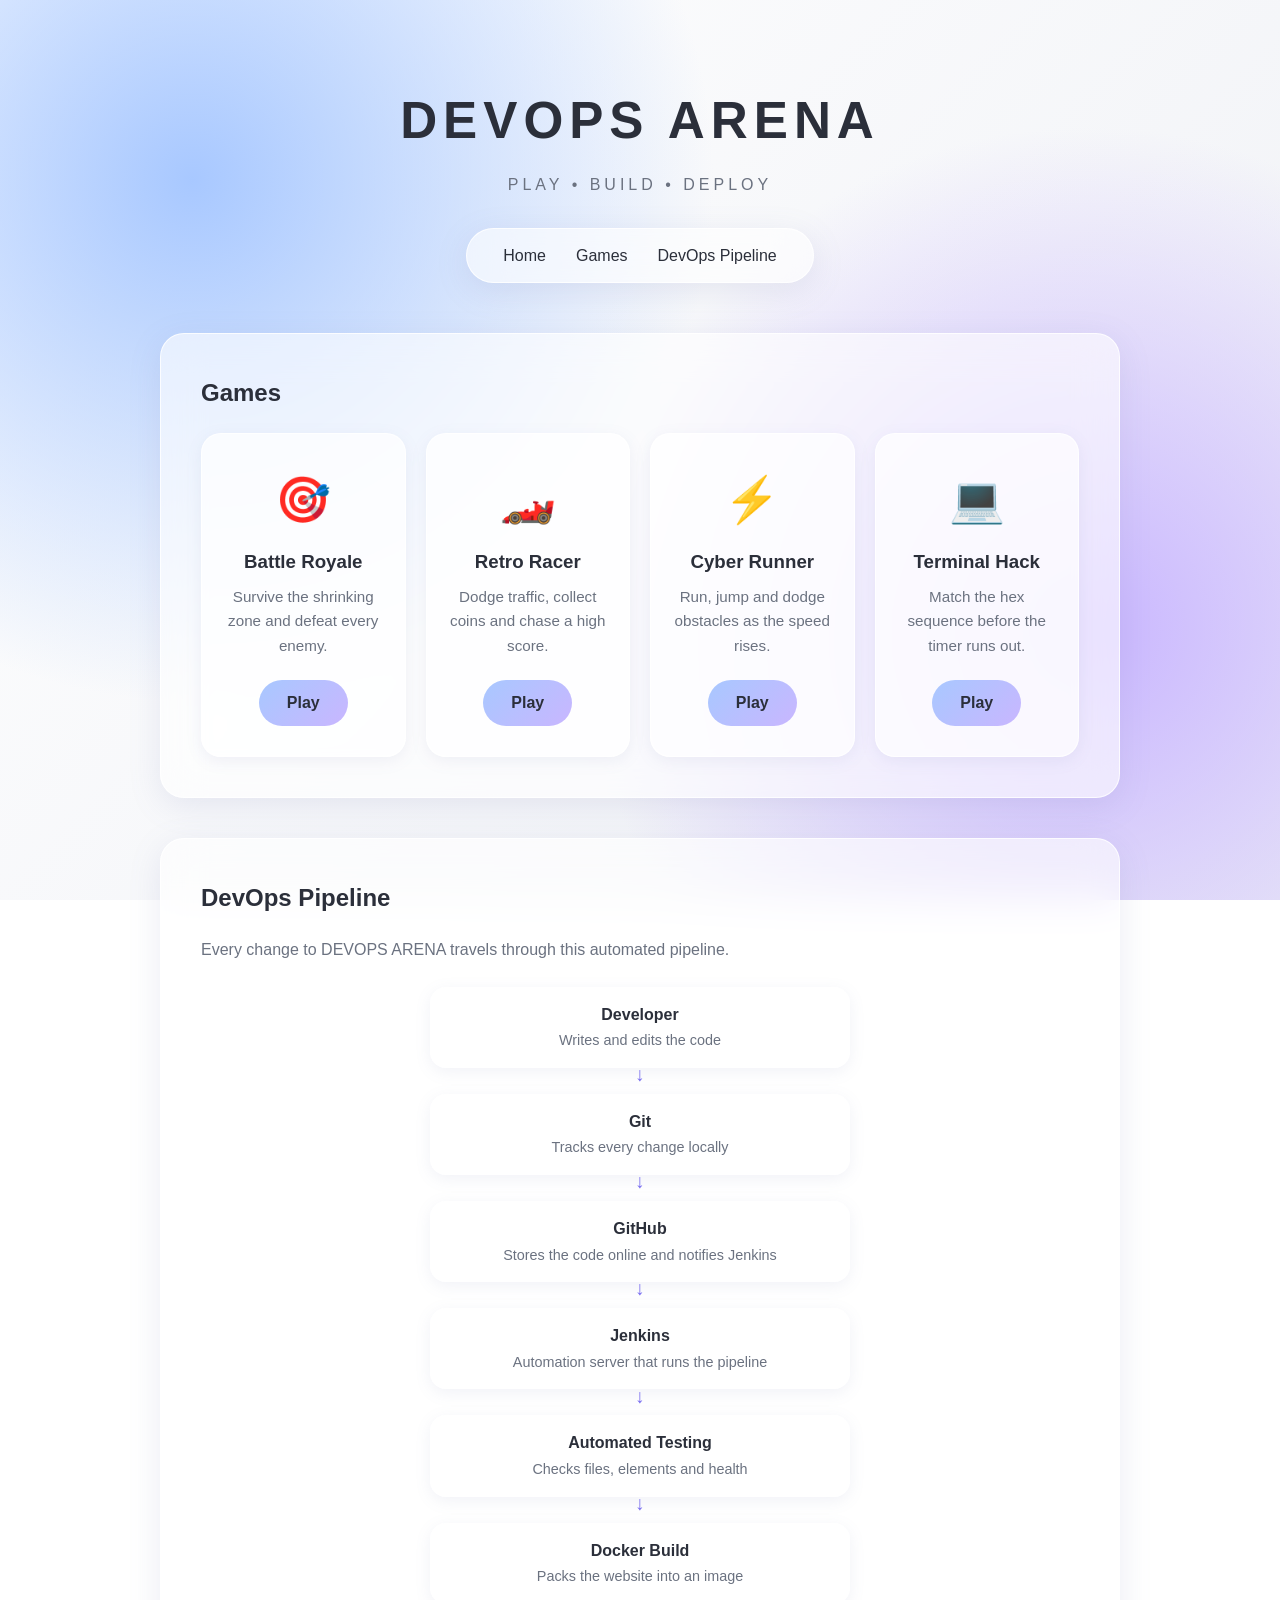
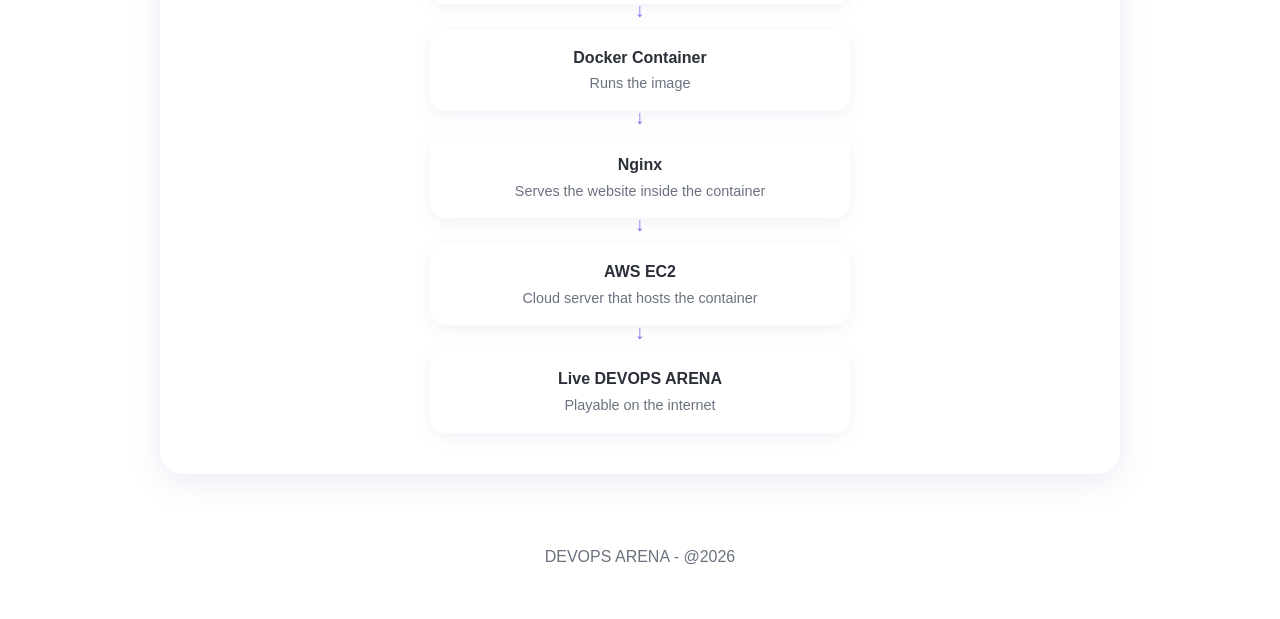
<file: index.html>
<!DOCTYPE html>
<html lang="en">
<head>
    <meta charset="UTF-8">
    <meta name="viewport" content="width=device-width, initial-scale=1.0">
    <link rel="stylesheet" href="css/style.css">
    <title>DEVOPS ARENA</title>
</head>
<body>

    <header id="home">
        <h1>DEVOPS ARENA</h1>
        <p>PLAY • BUILD • DEPLOY</p>
    </header>

    <nav>
        <a href="#home">Home</a>
        <a href="#games">Games</a>
        <a href="#pipeline">DevOps Pipeline</a>
    </nav>

    <main>

        <section id="games">
            <h2>Games</h2>
                <div id="game-list">

                <article class="game-card">
                    <div class="game-icon">🎯</div>
                    <h3>Battle Royale</h3>
                    <p>Survive the shrinking zone and defeat every enemy.</p>
                    <a class="play-btn" href="games/battle-royale.html">Play</a>
                </article>

                <article class="game-card">
                    <div class="game-icon">🏎️</div>
                    <h3>Retro Racer</h3>
                    <p>Dodge traffic, collect coins and chase a high score.</p>
                    <a class="play-btn" href="games/retro-racer.html">Play</a>
                </article>

                <article class="game-card">
                    <div class="game-icon">⚡</div>
                    <h3>Cyber Runner</h3>
                    <p>Run, jump and dodge obstacles as the speed rises.</p>
                   <a class="play-btn" href="games/cyber-runner.html">Play</a>
                </article>
                <article class="game-card">
                    <div class="game-icon">💻</div>
                    <h3>Terminal Hack</h3>
                    <p>Match the hex sequence before the timer runs out.</p>
                    <a class="play-btn" href="games/terminal-hack.html">Play</a>
                </article>

            </div>
        </section>
        <section id="pipeline">
    <h2>DevOps Pipeline</h2>
    <p class="pipe-intro">Every change to DEVOPS ARENA travels through this automated pipeline.</p>
    <ol class="pipeline">
        <li><strong>Developer</strong><span>Writes and edits the code</span></li>
        <li><strong>Git</strong><span>Tracks every change locally</span></li>
        <li><strong>GitHub</strong><span>Stores the code online and notifies Jenkins</span></li>
        <li><strong>Jenkins</strong><span>Automation server that runs the pipeline</span></li>
        <li><strong>Automated Testing</strong><span>Checks files, elements and health</span></li>
        <li><strong>Docker Build</strong><span>Packs the website into an image</span></li>
        <li><strong>Docker Container</strong><span>Runs the image</span></li>
        <li><strong>Nginx</strong><span>Serves the website inside the container</span></li>
        <li><strong>AWS EC2</strong><span>Cloud server that hosts the container</span></li>
        <li><strong>Live DEVOPS ARENA</strong><span>Playable on the internet</span></li>
    </ol>
</section>

    </main>

    <footer>
        <p>DEVOPS ARENA - @2026</p>
    </footer>

</body>
</html>
</file>
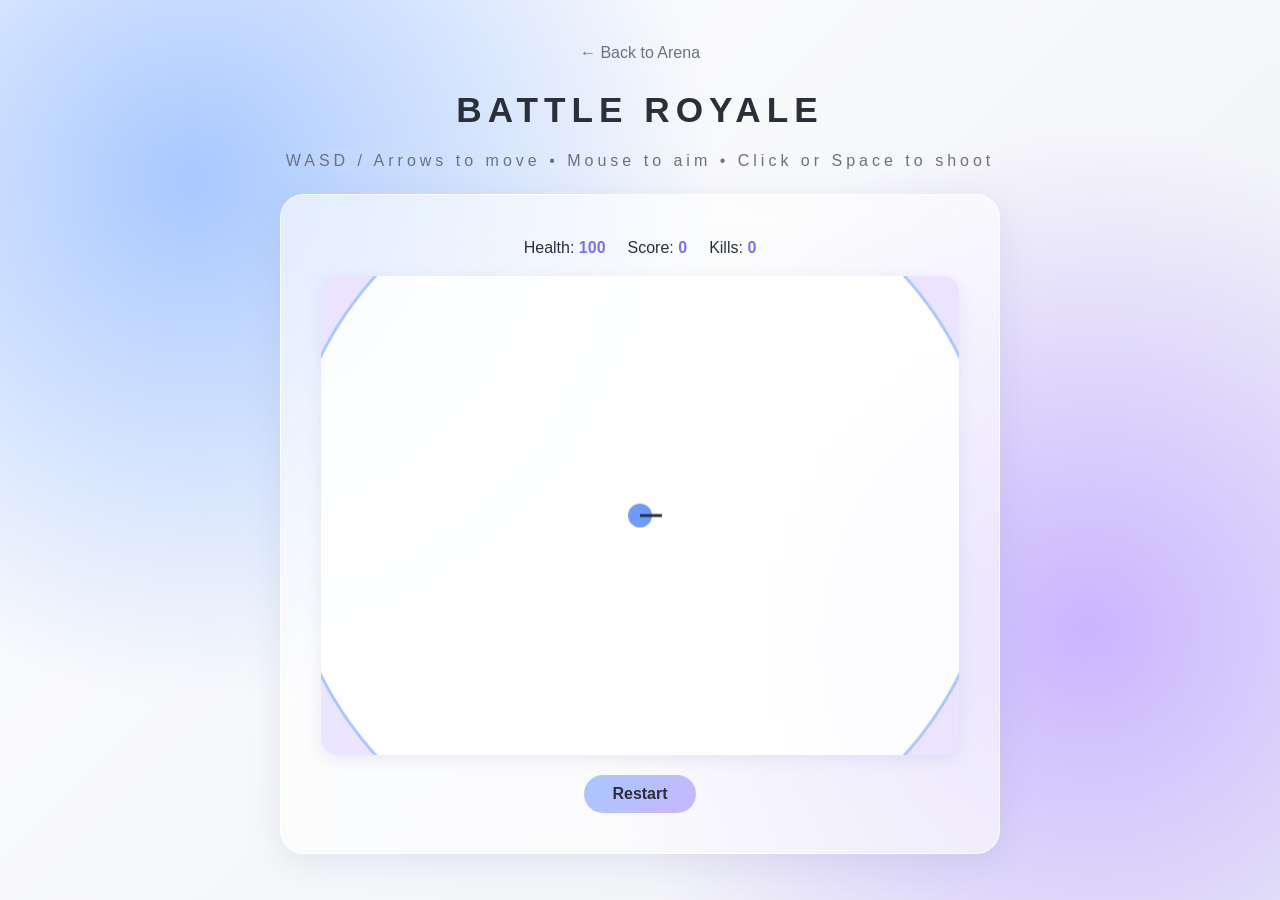
<file: games/battle-royale.html>
<!DOCTYPE html>
<html lang="en">
<head>
    <meta charset="UTF-8">
    <meta name="viewport" content="width=device-width, initial-scale=1.0">
    <title>Battle Royale - DEVOPS ARENA</title>
    <link rel="stylesheet" href="../css/style.css">
    <link rel="stylesheet" href="../css/game.css">
</head>
<body>
    <header class="game-header">
        <a class="back-link" href="../index.html">← Back to Arena</a>
        <h1>BATTLE ROYALE</h1>
        <p>WASD / Arrows to move • Mouse to aim • Click or Space to shoot</p>
    </header>
    <main class="game-main">
        <section class="game-panel">
            <div class="hud">
                <span>Health: <b id="health">100</b></span>
                <span>Score: <b id="score">0</b></span>
                <span>Kills: <b id="kills">0</b></span>
            </div>
            <canvas id="game" width="640" height="480"></canvas>
            <button id="restart" class="play-btn">Restart</button>
        </section>
    </main>
    <script src="../js/battle-royale.js"></script>
</body>
</html>
</file>
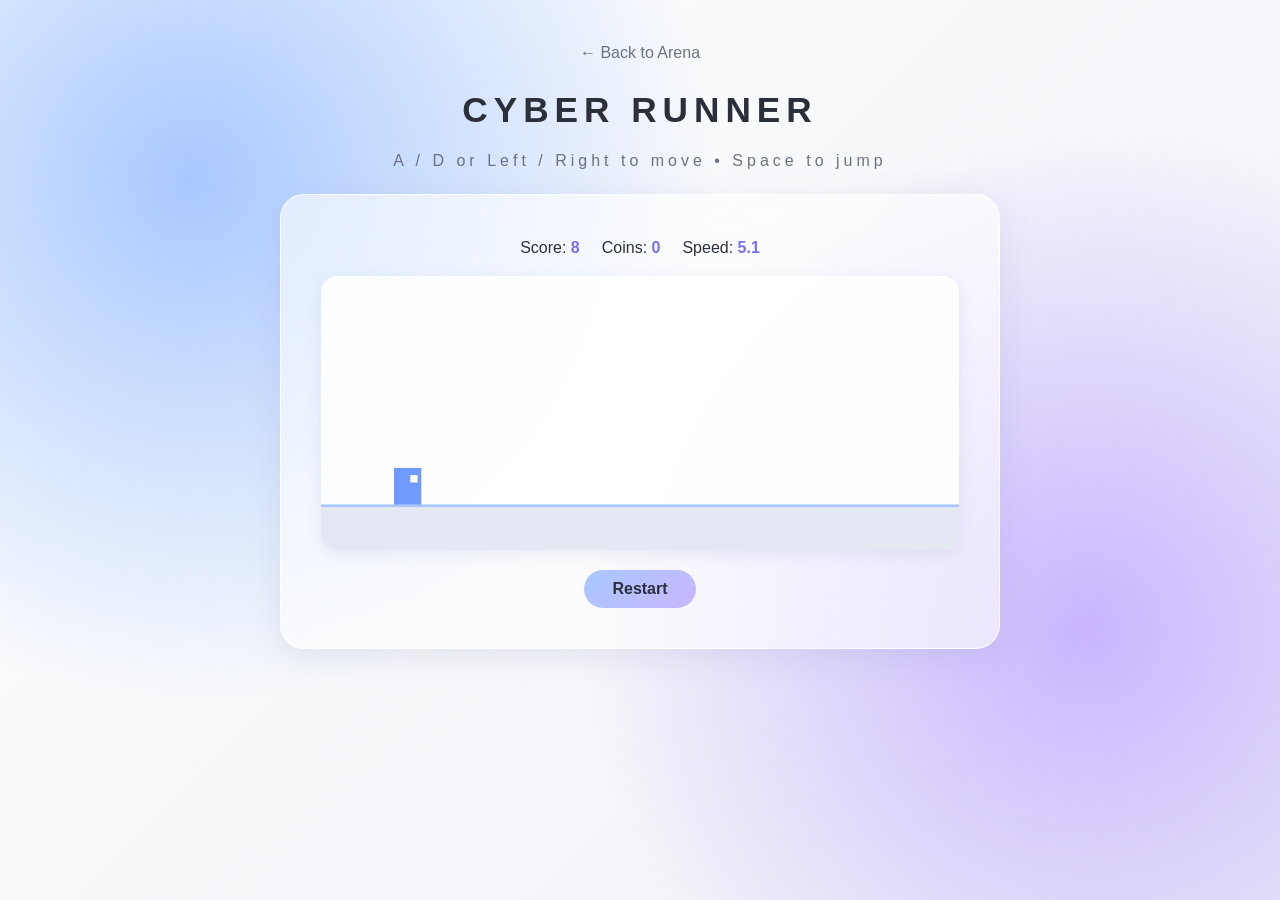
<file: games/cyber-runner.html>
<!DOCTYPE html>
<html lang="en">
<head>
    <meta charset="UTF-8">
    <meta name="viewport" content="width=device-width, initial-scale=1.0">
    <title>Cyber Runner - DEVOPS ARENA</title>
    <link rel="stylesheet" href="../css/style.css">
    <link rel="stylesheet" href="../css/game.css">
</head>
<body>
    <header class="game-header">
        <a class="back-link" href="../index.html">← Back to Arena</a>
        <h1>CYBER RUNNER</h1>
        <p>A / D or Left / Right to move • Space to jump</p>
    </header>
    <main class="game-main">
        <section class="game-panel">
            <div class="hud">
                <span>Score: <b id="score">0</b></span>
                <span>Coins: <b id="coins">0</b></span>
                <span>Speed: <b id="speed">5</b></span>
            </div>
            <canvas id="game" width="700" height="300"></canvas>
            <button id="restart" class="play-btn">Restart</button>
        </section>
    </main>
    <script src="../js/cyber-runner.js"></script>
</body>
</html>
</file>
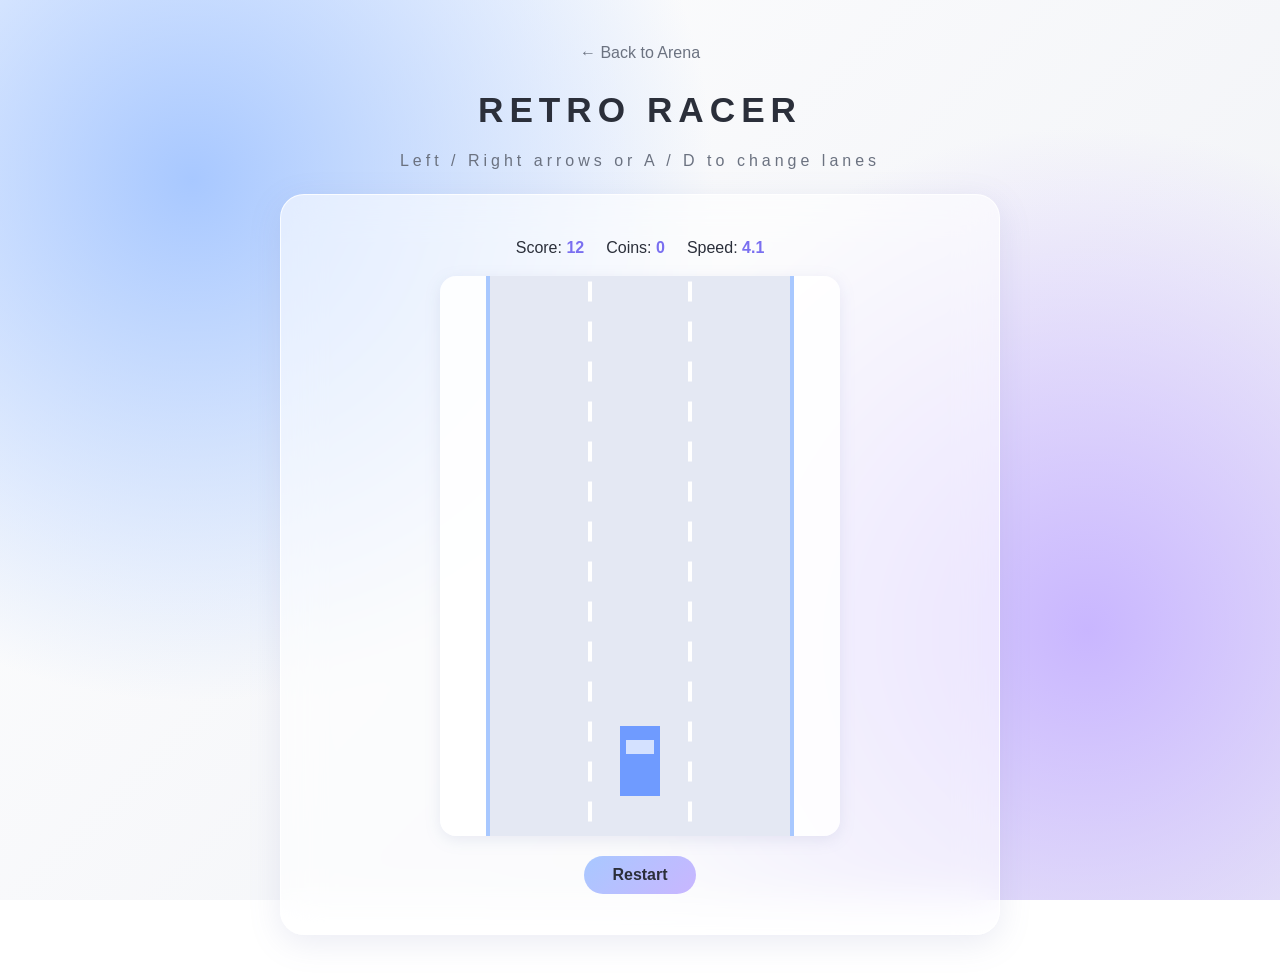
<file: games/retro-racer.html>
<!DOCTYPE html>
<html lang="en">
<head>
    <meta charset="UTF-8">
    <meta name="viewport" content="width=device-width, initial-scale=1.0">
    <title>Retro Racer - DEVOPS ARENA</title>
    <link rel="stylesheet" href="../css/style.css">
    <link rel="stylesheet" href="../css/game.css">
</head>
<body>
    <header class="game-header">
        <a class="back-link" href="../index.html">← Back to Arena</a>
        <h1>RETRO RACER</h1>
        <p>Left / Right arrows or A / D to change lanes</p>
    </header>
    <main class="game-main">
        <section class="game-panel">
            <div class="hud">
                <span>Score: <b id="score">0</b></span>
                <span>Coins: <b id="coins">0</b></span>
                <span>Speed: <b id="speed">4</b></span>
            </div>
            <canvas id="game" width="400" height="560"></canvas>
            <button id="restart" class="play-btn">Restart</button>
        </section>
    </main>
    <script src="../js/retro-racer.js"></script>
</body>
</html>
</file>
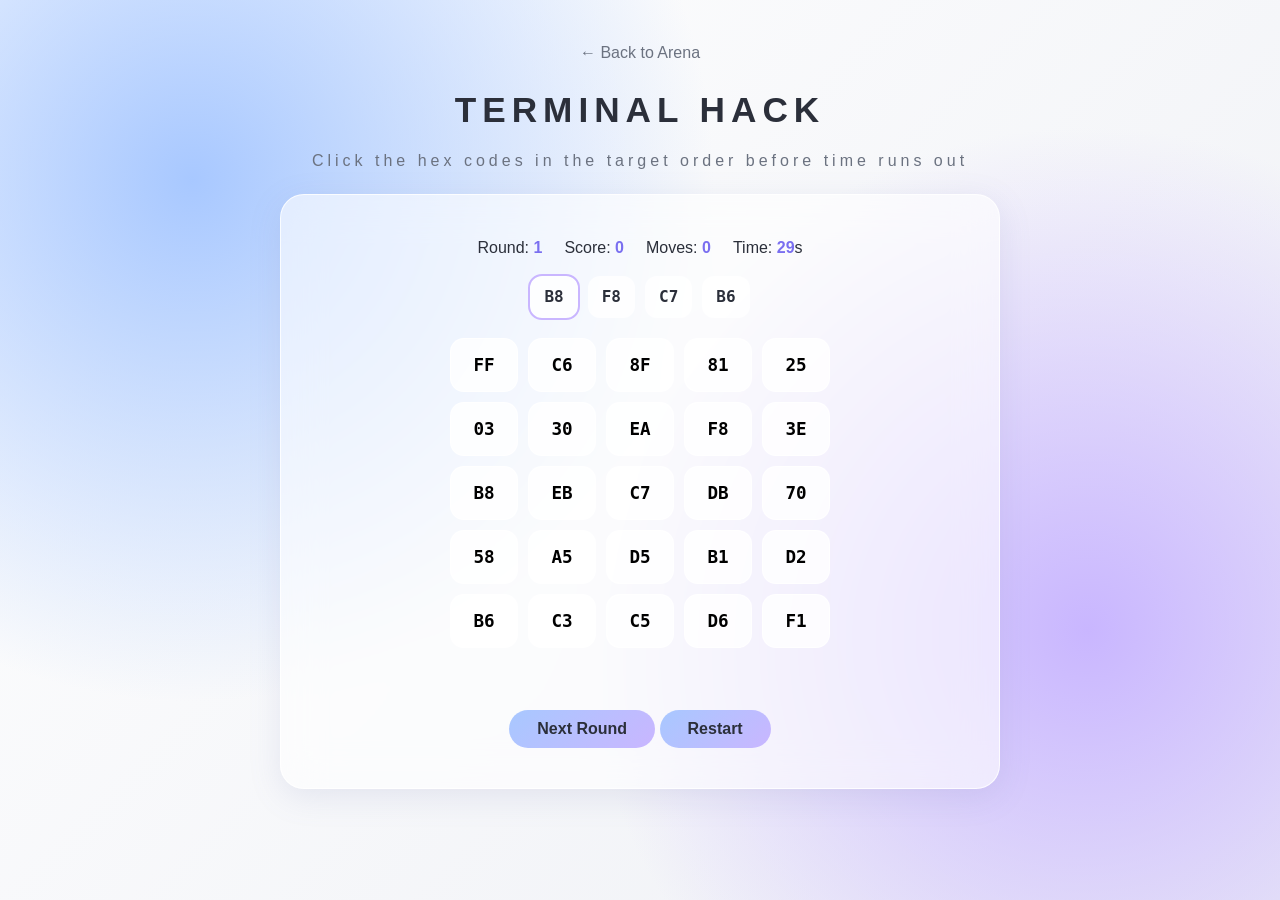
<file: games/terminal-hack.html>
<!DOCTYPE html>
<html lang="en">
<head>
    <meta charset="UTF-8">
    <meta name="viewport" content="width=device-width, initial-scale=1.0">
    <title>Terminal Hack - DEVOPS ARENA</title>
    <link rel="stylesheet" href="../css/style.css">
    <link rel="stylesheet" href="../css/game.css">
</head>
<body>
    <header class="game-header">
        <a class="back-link" href="../index.html">← Back to Arena</a>
        <h1>TERMINAL HACK</h1>
        <p>Click the hex codes in the target order before time runs out</p>
    </header>
    <main class="game-main">
        <section class="game-panel">
            <div class="hud">
                <span>Round: <b id="round">1</b></span>
                <span>Score: <b id="score">0</b></span>
                <span>Moves: <b id="moves">0</b></span>
                <span>Time: <b id="time">0</b>s</span>
            </div>
            <div class="target" id="target"></div>
            <div class="hex-grid" id="grid"></div>
            <div id="message"></div>
            <button id="next" class="play-btn" hidden>Next Round</button>
            <button id="restart" class="play-btn">Restart</button>
        </section>
    </main>
    <script src="../js/terminal-hack.js"></script>
</body>
</html>
</file>
<file: css/style.css>
/* ---------- 1. COLOR VARIABLES ---------- */
:root {
    --bg-white: #ffffff;
    --bg-offwhite: #f8f9fc;
    --bg-gray: #eef0f5;
    --blue: #a8c8ff;
    --purple: #c9b6ff;
    --text-dark: #2b2f3a;
    --text-soft: #6b7280;
    --glass: rgba(255, 255, 255, 0.6);
    --glass-border: rgba(255, 255, 255, 0.8);
    --shadow: 0 8px 32px rgba(120, 130, 180, 0.15);
}

/* ---------- 2. RESET AND BASE ---------- */
* {
    margin: 0;
    padding: 0;
    box-sizing: border-box;
}

html {
    scroll-behavior: smooth;
}

body {
    font-family: "Segoe UI", Arial, sans-serif;
    color: var(--text-dark);
    line-height: 1.6;
    min-height: 100vh;
    background:
        radial-gradient(circle at 15% 20%, var(--blue) 0%, transparent 40%),
        radial-gradient(circle at 85% 70%, var(--purple) 0%, transparent 40%),
        linear-gradient(135deg, var(--bg-white), var(--bg-gray));
    background-attachment: fixed;
}

/* ---------- 3. HEADER ---------- */
header {
    text-align: center;
    padding: 80px 20px 30px;
}

header h1 {
    font-size: 3.2rem;
    font-weight: 700;
    letter-spacing: 6px;
}

header p {
    margin-top: 10px;
    color: var(--text-soft);
    letter-spacing: 4px;
}

/* ---------- 4. NAVIGATION (glass bar) ---------- */
nav {
    display: flex;
    justify-content: center;
    gap: 30px;
    width: fit-content;
    margin: 0 auto 50px;
    padding: 14px 36px;
    background: var(--glass);
    backdrop-filter: blur(20px);
    -webkit-backdrop-filter: blur(20px);
    border: 1px solid var(--glass-border);
    border-radius: 50px;
    box-shadow: var(--shadow);
}

nav a {
    text-decoration: none;
    color: var(--text-dark);
    font-weight: 500;
}

nav a:hover {
    color: #7a6ff0;
}

/* ---------- 5. SECTIONS (glass cards) ---------- */
main {
    max-width: 1000px;
    margin: 0 auto;
    padding: 0 20px;
}

section {
    background: var(--glass);
    backdrop-filter: blur(20px);
    -webkit-backdrop-filter: blur(20px);
    border: 1px solid var(--glass-border);
    border-radius: 24px;
    box-shadow: var(--shadow);
    padding: 40px;
    margin-bottom: 40px;
}

section h2 {
    margin-bottom: 20px;
    font-weight: 600;
}

/* ---------- 6. GAME LIST ---------- */
#game-list {
    display: grid;
    grid-template-columns: repeat(auto-fit, minmax(200px, 1fr));
    gap: 20px;
}


/* ---------- 7. FOOTER ---------- */
footer {
    text-align: center;
    padding: 30px 20px 50px;
    color: var(--text-soft);
}
/* ---------- 8. FINISHING TOUCHES ---------- */


::selection {
    background: var(--purple);
    color: var(--text-dark);
}

/* ---------- 9. MOBILE (screens narrower than 600px) ---------- */
@media (max-width: 600px) {
    header {
        padding-top: 50px;
    }

    header h1 {
        font-size: 2rem;
        letter-spacing: 3px;
    }

    nav {
        gap: 16px;
        padding: 12px 22px;
    }

    section {
        padding: 24px;
    }
}
/* ---------- 10. GAME CARDS ---------- */
.game-card {
    background: rgba(255, 255, 255, 0.7);
    border: 1px solid var(--glass-border);
    border-radius: 20px;
    padding: 30px 22px;
    text-align: center;
    box-shadow: 0 4px 16px rgba(120, 130, 180, 0.1);
    transition: transform 0.25s ease, box-shadow 0.25s ease;
}

.game-card:hover {
    transform: translateY(-6px);
    box-shadow: 0 12px 28px rgba(120, 130, 180, 0.25);
}

.game-icon {
    font-size: 2.8rem;
    margin-bottom: 12px;
}

.game-card h3 {
    font-weight: 600;
    margin-bottom: 8px;
}

.game-card p {
    color: var(--text-soft);
    font-size: 0.95rem;
    margin-bottom: 22px;
}

/* ---------- 11. PLAY BUTTON ---------- */
.play-btn {
    display: inline-block;
    padding: 10px 28px;
    border-radius: 50px;
    background: linear-gradient(135deg, var(--blue), var(--purple));
    color: var(--text-dark);
    font-weight: 600;
    text-decoration: none;
    cursor: pointer;
    transition: transform 0.2s ease, box-shadow 0.2s ease;
}

.play-btn:hover {
    transform: scale(1.05);
    box-shadow: 0 6px 18px rgba(150, 140, 230, 0.35);
}

.play-btn.disabled {
    background: var(--bg-gray);
    color: var(--text-soft);
    cursor: not-allowed;
}

.play-btn.disabled:hover {
    transform: none;
    box-shadow: none;
}
/* ---------- 12. PIPELINE ---------- */
.pipe-intro {
    color: var(--text-soft);
    margin-bottom: 24px;
}

.pipeline {
    list-style: none;
    display: flex;
    flex-direction: column;
    align-items: center;
    gap: 26px;
}

.pipeline li {
    position: relative;
    width: 100%;
    max-width: 420px;
    text-align: center;
    background: rgba(255, 255, 255, 0.7);
    border: 1px solid var(--glass-border);
    border-radius: 16px;
    padding: 14px 20px;
    box-shadow: 0 4px 16px rgba(120, 130, 180, 0.1);
}

.pipeline li strong {
    display: block;
}

.pipeline li span {
    color: var(--text-soft);
    font-size: 0.9rem;
}

.pipeline li:not(:last-child)::after {
    content: "↓";
    position: absolute;
    left: 50%;
    bottom: -24px;
    transform: translateX(-50%);
    color: #7a6ff0;
    font-size: 1.2rem;
}
</file>
<file: css/game.css>
.game-header {
    padding: 40px 20px 20px;
    text-align: center;
}

.game-header h1 {
    font-size: 2.2rem;
}

.back-link {
    display: inline-block;
    margin-bottom: 16px;
    color: var(--text-soft);
    text-decoration: none;
}

.back-link:hover {
    color: #7a6ff0;
}

.game-main {
    max-width: 760px;
}

.game-panel {
    text-align: center;
}

.hud {
    display: flex;
    justify-content: center;
    flex-wrap: wrap;
    gap: 22px;
    margin-bottom: 16px;
    font-weight: 500;
}

.hud b {
    color: #7a6ff0;
}

canvas {
    display: block;
    max-width: 100%;
    height: auto;
    margin: 0 auto 20px;
    background: rgba(255, 255, 255, 0.85);
    border-radius: 16px;
    box-shadow: 0 4px 16px rgba(120, 130, 180, 0.15);
}

button.play-btn {
    border: none;
    font-size: 1rem;
    font-family: inherit;
}

/* Terminal Hack */
.target {
    display: flex;
    justify-content: center;
    gap: 10px;
    margin-bottom: 20px;
    flex-wrap: wrap;
}

.target span {
    padding: 8px 14px;
    border-radius: 12px;
    background: rgba(255, 255, 255, 0.8);
    font-family: Consolas, monospace;
    font-weight: 700;
}

.target span.current {
    outline: 2px solid var(--purple);
}

.target span.done {
    background: #dff5e6;
    color: #6b7280;
}

.hex-grid {
    display: grid;
    grid-template-columns: repeat(5, 1fr);
    gap: 10px;
    max-width: 380px;
    margin: 0 auto 20px;
}

.hex-grid button {
    padding: 16px 0;
    border: 1px solid var(--glass-border);
    border-radius: 14px;
    background: rgba(255, 255, 255, 0.8);
    font-family: Consolas, monospace;
    font-size: 1.1rem;
    font-weight: 700;
    cursor: pointer;
    transition: transform 0.15s ease, background 0.15s ease;
}

.hex-grid button:hover:not(:disabled) {
    transform: translateY(-3px);
    background: #fff;
}

.hex-grid button.done {
    background: #dff5e6;
    color: #9ca3af;
}

.hex-grid button.wrong {
    background: #fde2e2;
}

#message {
    min-height: 28px;
    margin-bottom: 14px;
    font-weight: 600;
}
</file>
